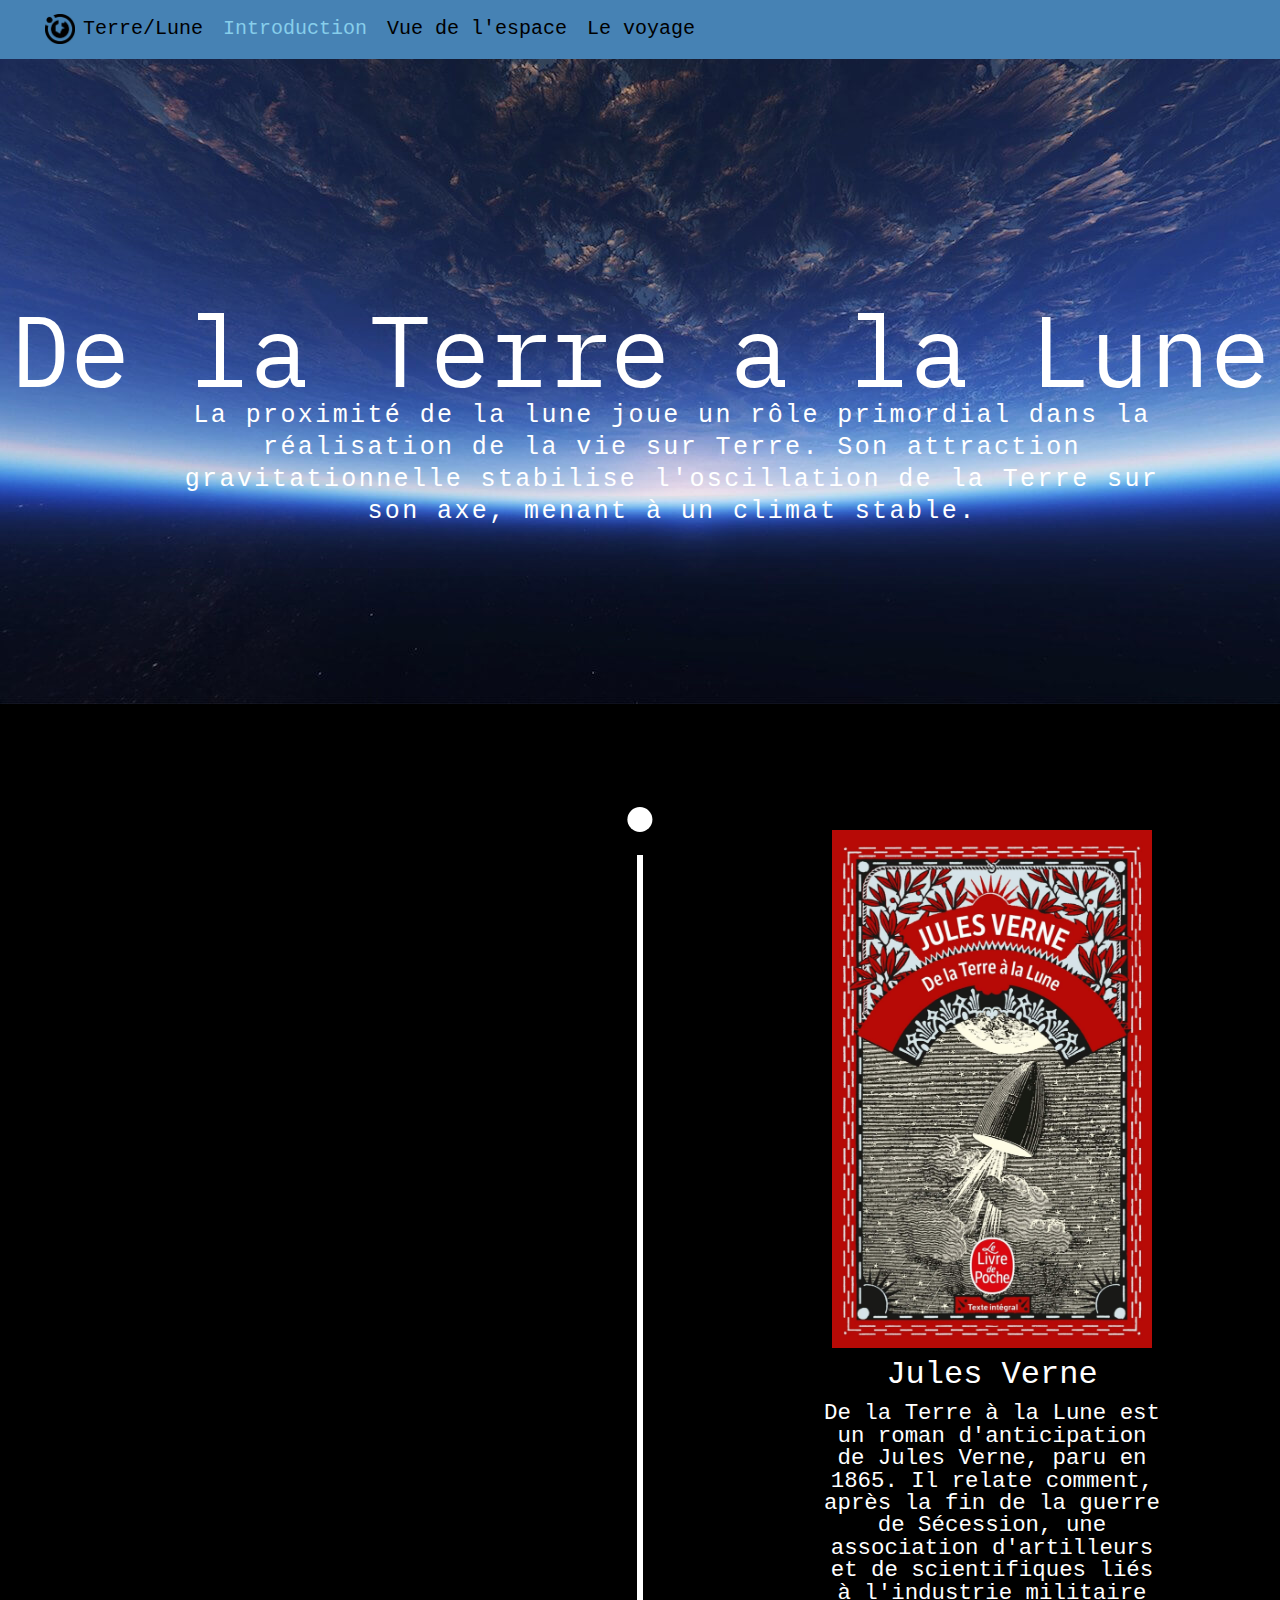
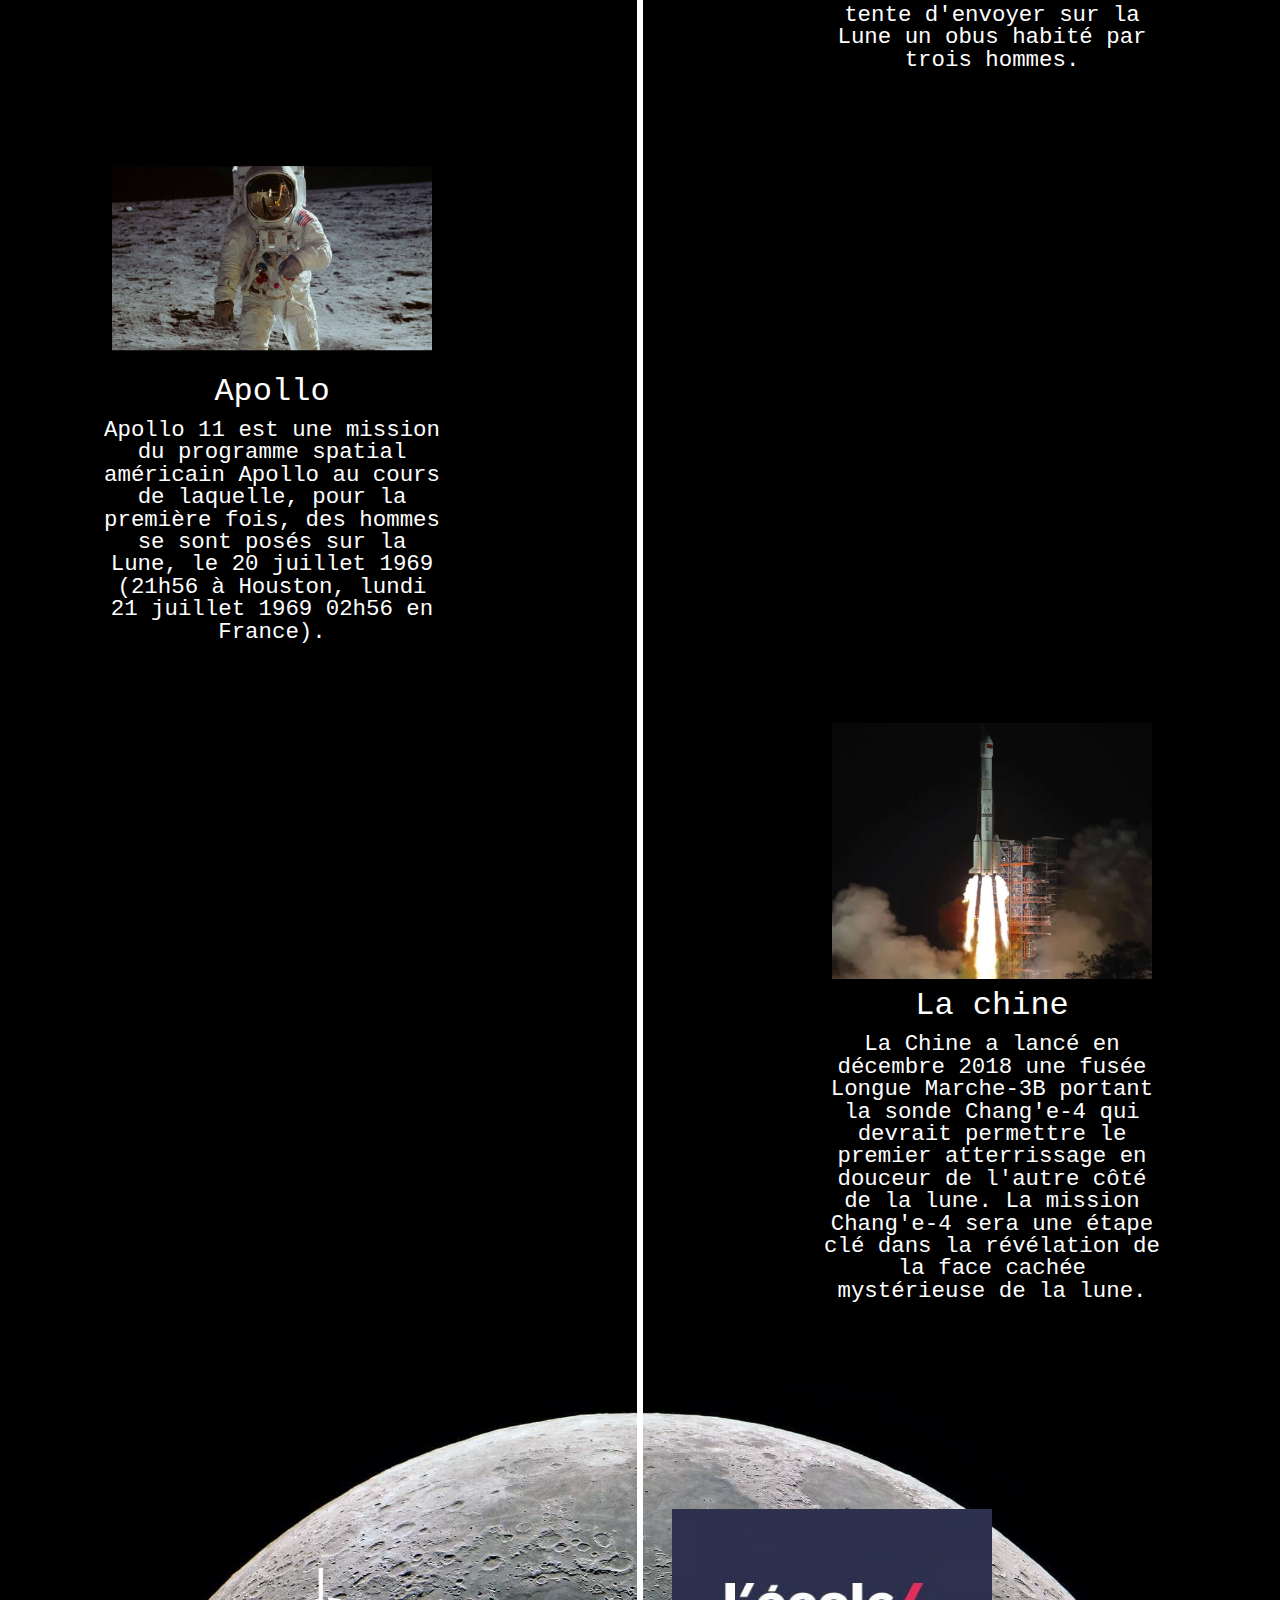
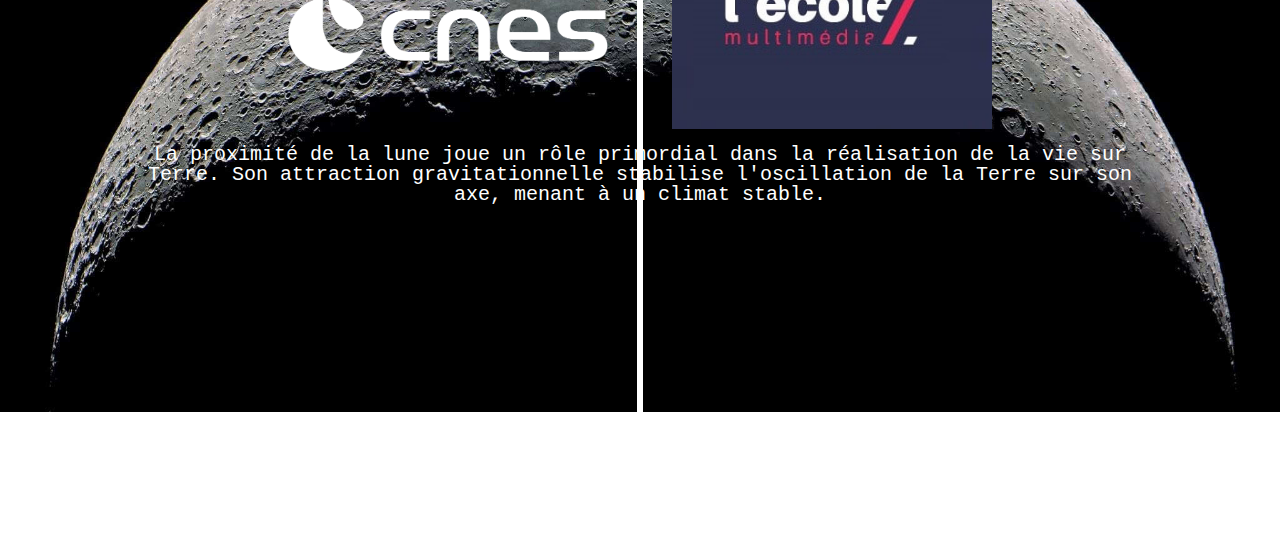
<file: index.html>
<!DOCTYPE html>
<html lang="fr">

<head>
    <meta charset="UTF-8">
    <meta name="viewport" content="width=device-width, initial-scale=1.0">
    <meta http-equiv="X-UA-Compatible" content="ie=edge">
    <title>Earth To Moon - HOME</title>
    <link rel="stylesheet" href="css/template.css">

    <link href="https://fonts.googleapis.com/css?family=SpaceMono" rel="stylesheet">
    <link href="https://fonts.googleapis.com/css?family=IBM+Plex+Mono" rel="stylesheet">
</head>

<body>

    <nav class="navigation">

        <a href="index.html">
            <img src="assets/images/logo.png" alt="logo du projet">
            Terre/Lune
        </a>
        <a href="index.html" class="active">Introduction</a>
        <a href="espace.html">Vue de l'espace</a>
        <a href="space_trip.html">Le voyage</a>
    </nav>

    <main>
        <section class="first-page">
            <h1>De la Terre a la Lune</h1>
            <p>La proximité de la lune joue un rôle primordial dans la réalisation
                de la vie sur Terre. Son attraction gravitationnelle stabilise
                l'oscillation de la Terre sur son axe, menant à un climat stable.
            </p>
        </section>

        <section class="history">

            <div class="Jules-Verne">

                <img src="assets/images/jules verne.jpg" alt="image du livre 'De la Terre a la Lune' de Jules Verne">
                <h2>Jules Verne</h2>
                <p>De la Terre à la Lune est un roman d'anticipation de Jules Verne,
                    paru en 1865. Il relate comment, après la fin de la guerre de
                    Sécession, une association d'artilleurs et de scientifiques liés à
                    l'industrie militaire tente d'envoyer sur la Lune un obus habité par
                    trois hommes.
                </p>

            </div>

            <div class="Apollo">

                <img src="assets/images/apollo.jpg" alt="image d'un astronaute">
                <h2>Apollo</h2>
                <p>Apollo 11 est une mission du programme spatial américain Apollo au
                    cours de laquelle, pour la première fois, des hommes se sont posés
                    sur la Lune, le 20 juillet 1969 (21h56 à Houston, lundi 21 juillet
                    1969 02h56 en France).
                </p>

            </div>

            <div class="Chine">

                <img src="assets/images/la chine.jpg" alt="image d'une fusée">
                <h2>La chine</h2>
                <p>La Chine a lancé en décembre 2018 une fusée Longue Marche-3B portant
                    la sonde Chang'e-4 qui devrait permettre le premier atterrissage en
                    douceur de l'autre côté de la lune. La mission Chang'e-4 sera une
                    étape clé dans la révélation de la face cachée mystérieuse de la
                    lune.
                </p>

            </div>
        </section>

        <section class="last-page">

            <div>
                <img src="assets/images/CNES-logo.png" alt="logo du CNES">

                <img src="assets/images/logolem.jpg" alt="logo de l'école multimédia">

                <p>La proximité de la lune joue un rôle primordial dans la réalisation
                    de la vie sur Terre. Son attraction gravitationnelle stabilise
                    l'oscillation de la Terre sur son axe, menant à un climat stable.
                </p>
            </div>
        </section>

        <!-- Line and Circles -->
        <div class="line transformation-line"></div>
        <div class="circle1 transformation-circle"></div>
        <div class="circle2 transformation-circle2"></div>
    </main>
</body>

</html>
</file>
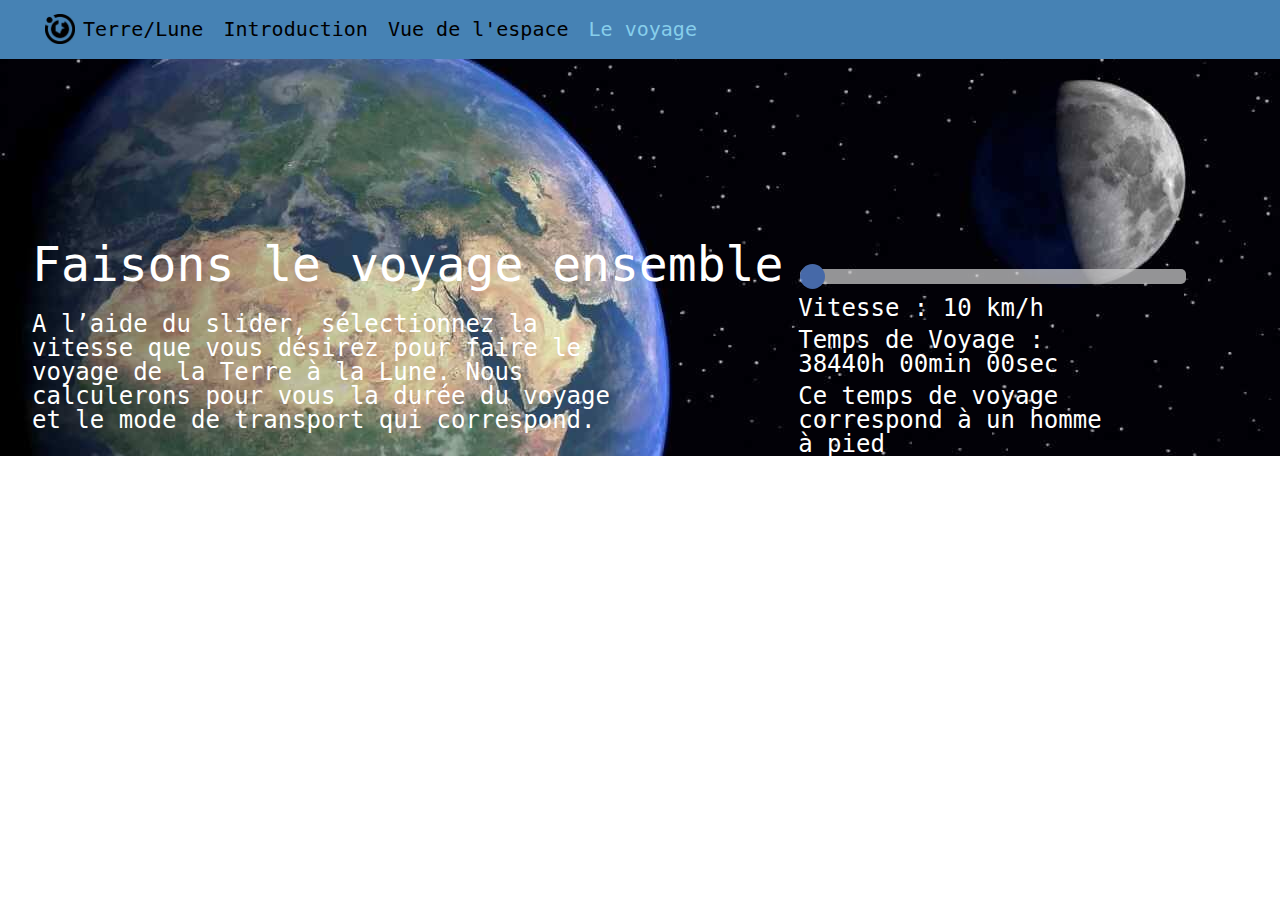
<file: space_trip.html>
<!DOCTYPE html>
<html lang="fr">

<head>
    <meta charset="UTF-8">
    <meta name="viewport" content="width=device-width, initial-scale=1.0">
    <meta http-equiv="X-UA-Compatible" content="ie=edge">
    <title>Earth To Moon - Le Voyage</title>
    <link rel="stylesheet" href="css/template.css">
</head>

<body style="overflow: hidden">

    <nav class="navigation">

        <a href="index.html">
            <img src="assets/images/logo.png" alt="logo du projet">
            Terre/Lune
        </a>
        <a href="index.html">Introduction</a>
        <a href="espace.html">Vue de l'espace</a>
        <a href="space_trip.html" class="active">Le voyage</a>
    </nav>


</body>
<main class="space-trip">
    <div class="trip">

        <div class="brief">
            <h1>Faisons le voyage ensemble</h1>
            <br>
            <p>
                A l’aide du slider, sélectionnez la vitesse que vous désirez pour
                faire le voyage de la Terre à la Lune. Nous calculerons pour vous la
                durée du voyage et le mode de transport qui correspond.</p>
        </div>

        <div class="slidecontainer">
            <input type="range" min="10" max="5500" value="10" class="slider" id="myRange">
            <p>Vitesse : <span id="speed"></span> km/h</p>
            <p>Temps de Voyage : <span id="time"></span></p>
            <p>Ce temps de voyage correspond à <span id="transport"></span></p>
        </div>
    </div>

    <script src="scripts/space_trip.js"></script>

</main>

</html>
</file>
<file: css/template.css>
/* http://meyerweb.com/eric/tools/css/reset/ 
   v2.0 | 20110126
   License: none (public domain)
*/

html, body, div, span, applet, object, iframe,
h1, h2, h3, h4, h5, h6, p, blockquote, pre,
a, abbr, acronym, address, big, cite, code,
del, dfn, em, img, ins, kbd, q, s, samp,
small, strike, strong, sub, sup, tt, var,
b, u, i, center,
dl, dt, dd, ol, ul, li,
fieldset, form, label, legend,
table, caption, tbody, tfoot, thead, tr, th, td,
article, aside, canvas, details, embed, 
figure, figcaption, footer, header, hgroup, 
menu, nav, output, ruby, section, summary,
time, mark, audio, video {
	margin: 0;
	padding: 0;
	border: 0;
	font-size: 100%;
	font: inherit;
	vertical-align: baseline;
}
/* HTML5 display-role reset for older browsers */
article, aside, details, figcaption, figure, 
footer, header, hgroup, menu, nav, section {
	display: block;
}
body {
	line-height: 1;
	font-family: 'Space Mono', monospace;
}
ol, ul {
	list-style: none;
}
blockquote, q {
	quotes: none;
}
blockquote:before, blockquote:after,
q:before, q:after {
	content: '';
	content: none;
}
table {
	border-collapse: collapse;
	border-spacing: 0;
}

a {
	text-decoration: none;
}


/* Navigation Bar */


a:hover, .active {
	color: skyblue;
}

.navigation {
	position: fixed;
  width:100%;
  background-color: steelblue;
  padding: 0.9rem 1.5625rem;
	display: flex;
	z-index: 1;
}

nav a {
	display: flex;
	font-size: 1.25rem;
	margin-left: 1.25rem;
	align-items: center;
	color: black;
}

nav a img {
	width: 1.875rem;
	padding-right: 0.5rem;
}


/* Earth Page */

.first-page {
	width: 100%;
  height: 46.875rem;
  background-image: url("../assets/images/earth.jpg");
  background-repeat: no-repeat;
	background-size: 100%;
	background-color: black;
}

.first-page h1 {
	color: white;
	text-align: center;
	padding-top: 18.75rem;
	font-size: 6.25rem; 
}

.first-page p {
	color: white;
	text-align: center;
	font-size: 1.5625rem;
	letter-spacing: 0.15rem;
	line-height: 2rem;
	width: 80%;
	padding-left: 10rem
}


/* History */

.history {
	background-color: black;
	color: white;
	display: flex;
	flex-direction: column;
	align-items: flex-end
}

.history div {
	display: flex;
	text-align: center;
	flex-direction: column;
	align-items: center;
	width: 20rem;
	padding-top: 5rem;
	padding-right: 8rem;
}

.history div:nth-of-type(2) {
	align-self: flex-start;
	padding-left: 7rem;
}

.history img {
	width: 20rem;
}

.history h2 {
	font-size: 2rem;
	padding: 0.7rem;
}

.history p {
	font-size: 1.4rem;
	width: 105%
}

/* Last Page */

.last-page {
	width: 100%;
	height: 44.375rem;
	background-image: url("../assets/images/moon.jpg");
	background-repeat: no-repeat;
	background-size: 100%;
	color: white;
	display: flex;
	align-items: center;
}

.last-page div {
	display: flex;
	align-items: center;
	flex-wrap: wrap;
	height: fit-content;
	justify-content: center;
	width: 90rem;
}

.last-page p{
	padding-top: 1rem;
	font-size: 1.25rem;
	text-align: center
}

.last-page img {
	width: 20rem;
	padding: 0rem 2rem;
}

/* Line */

.line {
	border-left: 0.375rem solid white;
	height: 320vh;
	position: absolute;
	left: 50vw;
	margin-left: -0.1875rem;
	top: 95vh;
  }

	.transformation-line {
	transform: translateX(-0.1875);
	}

  /* Circle */
	
  .circle1 {
	height: 1.5625rem;
	width: 1.5625rem;
	background-color: white;
	border-radius: 50%;
	position: absolute;
	left: 50vw;
	margin-left: -0.1875rem;
	top: 79vh;
	margin-top: 6rem
	}
	
	.transformation-circle {
	transform: translateX(-0.6rem)
	}

  .circle2 {
	height: 1.5625rem;
	width: 1.5625rem;
	background-color: white;
	border-radius: 50%;
	position: absolute;
	left: 50vw;
	margin-left: -0.1875rem;
	bottom: -315vh;
	}
	.transformation-circle2 {
	transform: translateX(-0.6rem)
	}
	/* Space Trip Page */

	main .trip {
	color: white;
	padding-top: 15rem;
	padding-left: 2rem; 
	display: flex;
	width: 90%;
	}

	main div p {
	width: 80%
	}

	.brief {
	font-size: 1.5rem;
	}
	.slidecontainer {
	width: 120%; /* Width of the outside container */
	align-items: center;
	flex-wrap: wrap;
	padding-top: 1.5rem;
	font-size: 1.5rem;
	}

	.slidecontainer p {
	padding-top: 0.5rem;
	}
	
	.slider {
	-webkit-appearance: none;
	width: 100%;
	height: 15px;
	border-radius: 5px;   
	background: #d3d3d3;
	outline: none;
	opacity: 0.7;
	-webkit-transition: .2s;
	transition: opacity .2s;
	}
	
	.slider::-webkit-slider-thumb {
	-webkit-appearance: none;
	appearance: none;
	width: 25px;
	height: 25px;
	border-radius: 50%; 
	background: cornflowerblue;
	cursor: pointer;
	}
	
	.slider::-moz-range-thumb {
	width: 25px;
	height: 25px;
	border-radius: 50%;
	background: #4CAF50;
	cursor: pointer;
	}

	.space-trip {
	height: -webkit-fill-available;
	background-image: url("../assets/images/earth-moon.jpg");
	background-repeat: no-repeat;
	background-size: cover;
	}

	h1 {
		font-family: 'IBM Plex Mono', monospace;
		font-size: 3rem;
	}
</file>
